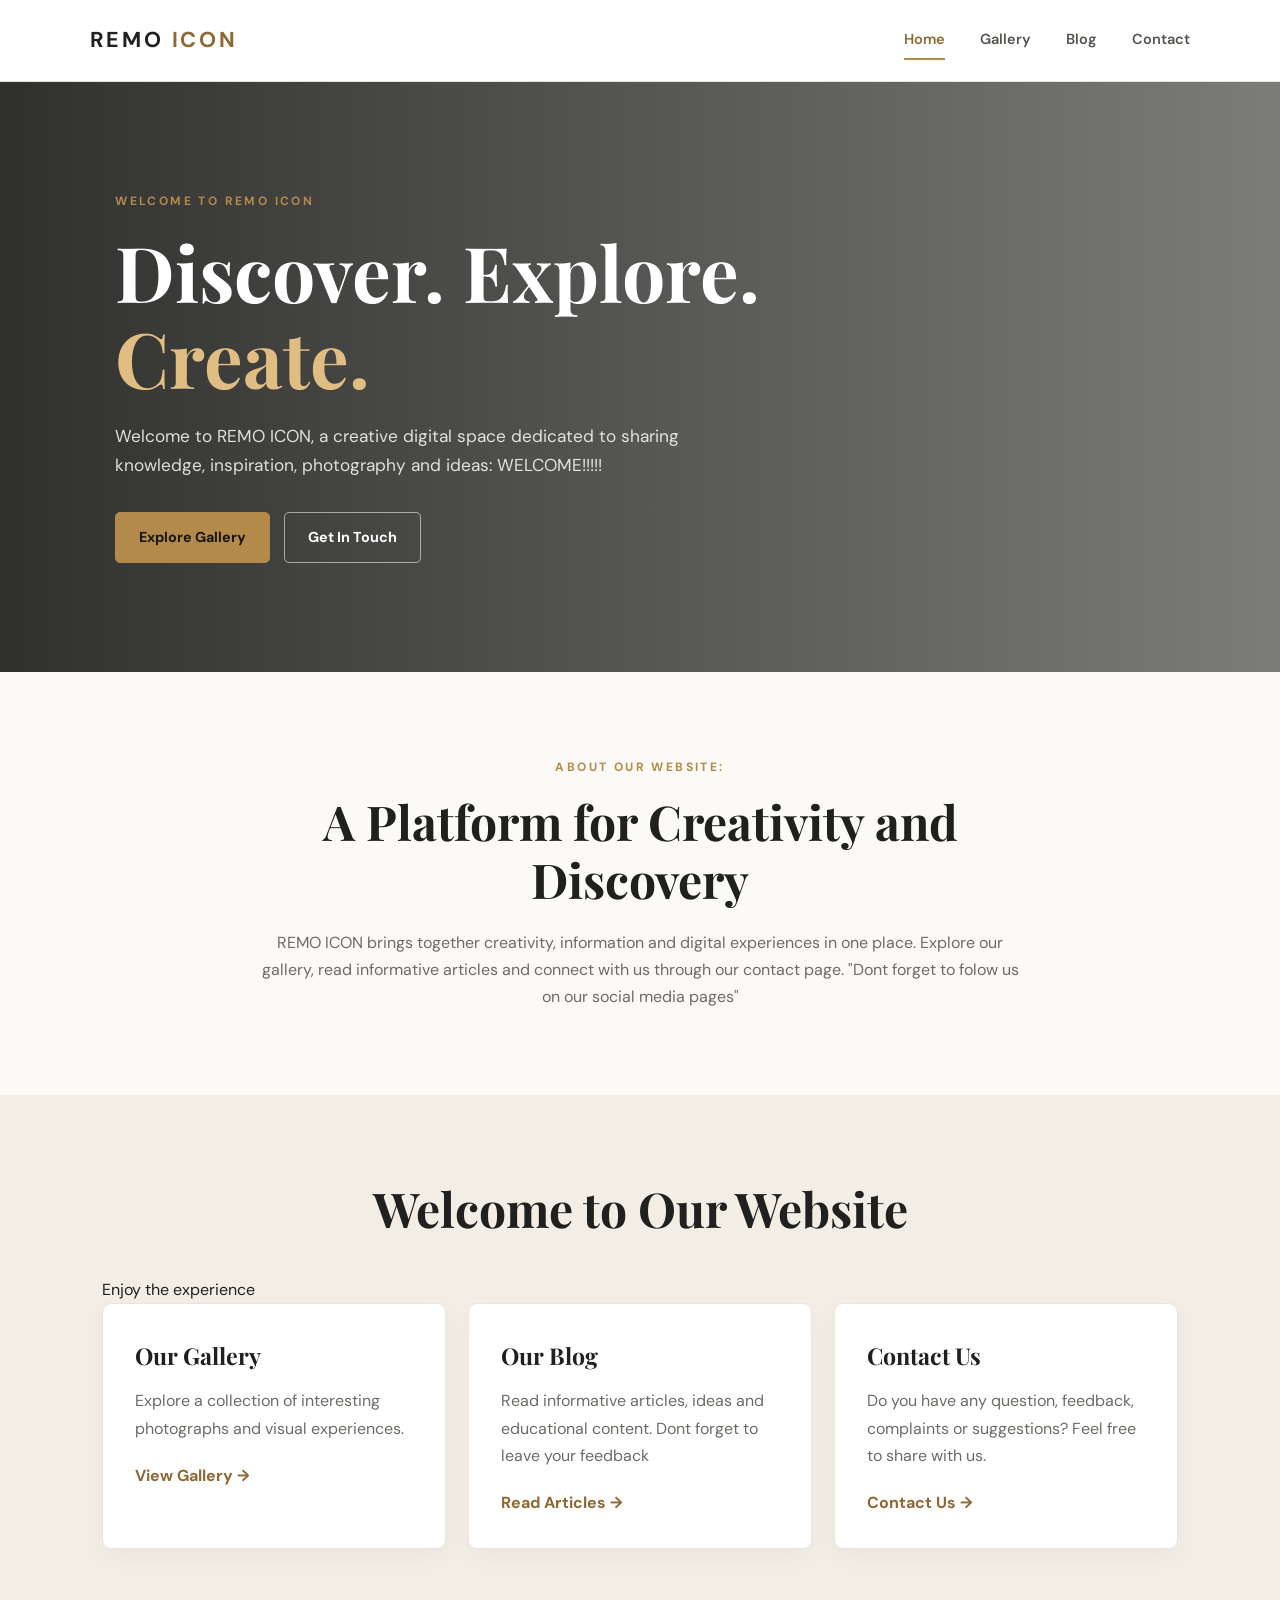
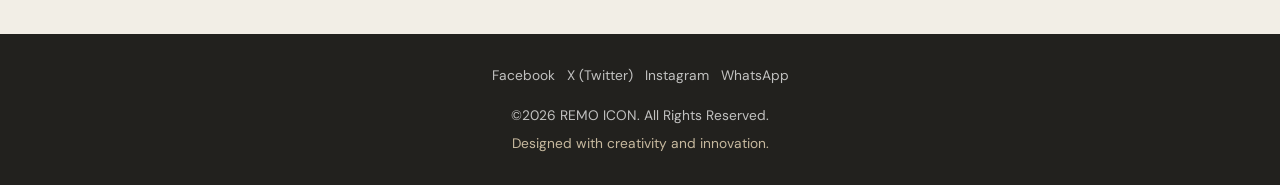
<file: index.html>
<!DOCTYPE html>
<html lang="en">
<head>
    <meta charset="UTF-8">
    <meta name="viewport" content="width=device-width, initial-scale=1.0">
    <title>REMO |ICON Home</title>
    <link rel="stylesheet" href="style.css">
    <script src="script.js" defer></script>
    <link rel="icon" type="image/svg+xml" href="favicon.svg">
</head>

<body>

<header class="site-header">
    <div class="logo">REMO <span>ICON
    </span></div>

    <nav class="navbar">
        <a href="index.html" class="active">Home</a>
        <a href="gallery.html">Gallery</a>
        <a href="blog.html">Blog</a>
        <a href="contact.html">Contact</a>
    </nav>
</header>

<main>

<section class="hero">
    <div class="hero-content">
        <p class="eyebrow">WELCOME TO REMO ICON</p>

        <h1>Discover. Explore. <span>Create.</span></h1>

        <p>
            Welcome to REMO ICON, a creative digital space
            dedicated to sharing knowledge, inspiration,
            photography and ideas:
            WELCOME!!!!!
        </p>

        <div class="hero-buttons">
            <a href="gallery.html" class="btn">Explore Gallery</a>
            <a href="contact.html" class="btn secondary">Get In Touch</a>
        </div>
    </div>
</section>

<section class="intro section">
    <p class="eyebrow">ABOUT OUR WEBSITE:</p>
    <h2>A Platform for Creativity and Discovery</h2>

    <p>
        REMO ICON brings together creativity, information
        and digital experiences in one place. Explore our
        gallery, read informative articles and connect
        with us through our contact page.
        "Dont forget to folow us on our social media pages"
    </p>
</section>

<section class="features section">
    <h2>Welcome to Our Website<h2>
        
    </h2>Enjoy the experience</h2>

    <div class="card-container">

        <div class="feature-card">
            <h3>Our Gallery</h3>
            <p>Explore a collection of interesting photographs
            and visual experiences.</p>
            <a href="gallery.html">View Gallery →</a>
        </div>

        <div class="feature-card">
            <h3>Our Blog</h3>
            <p>Read informative articles, ideas and
            educational content. Dont forget to leave your feedback</p>
            <a href="blog.html">Read Articles →</a>
        </div>

        <div class="feature-card">
            <h3>Contact Us</h3>
            <p>Do you have any question, feedback, complaints or suggestions?
                Feel free to share with us.</p>
            <a href="contact.html">Contact Us →</a>
        </div>

    </div>
</section>

</main>

<footer class="site-footer">
   
   <ul class="social-links">
    <li><a href="https://www.facebook.com/yourpage" target="_blank" rel="noopener">Facebook</a></li>
    <li><a href="https://x.com/yourpage" target="_blank" rel="noopener">X (Twitter)</a></li>
    <li><a href="https://www.instagram.com/yourpage" target="_blank" rel="noopener">Instagram</a></li>
    <li><a href="https://wa.me/254700000000" target="_blank" rel="noopener">WhatsApp</a></li> 
</ul>
     <p>&copy;2026 REMO ICON. All Rights Reserved.</p>
    <p>Designed with creativity and innovation.</p>
</footer>

</body>
</html>
</file>
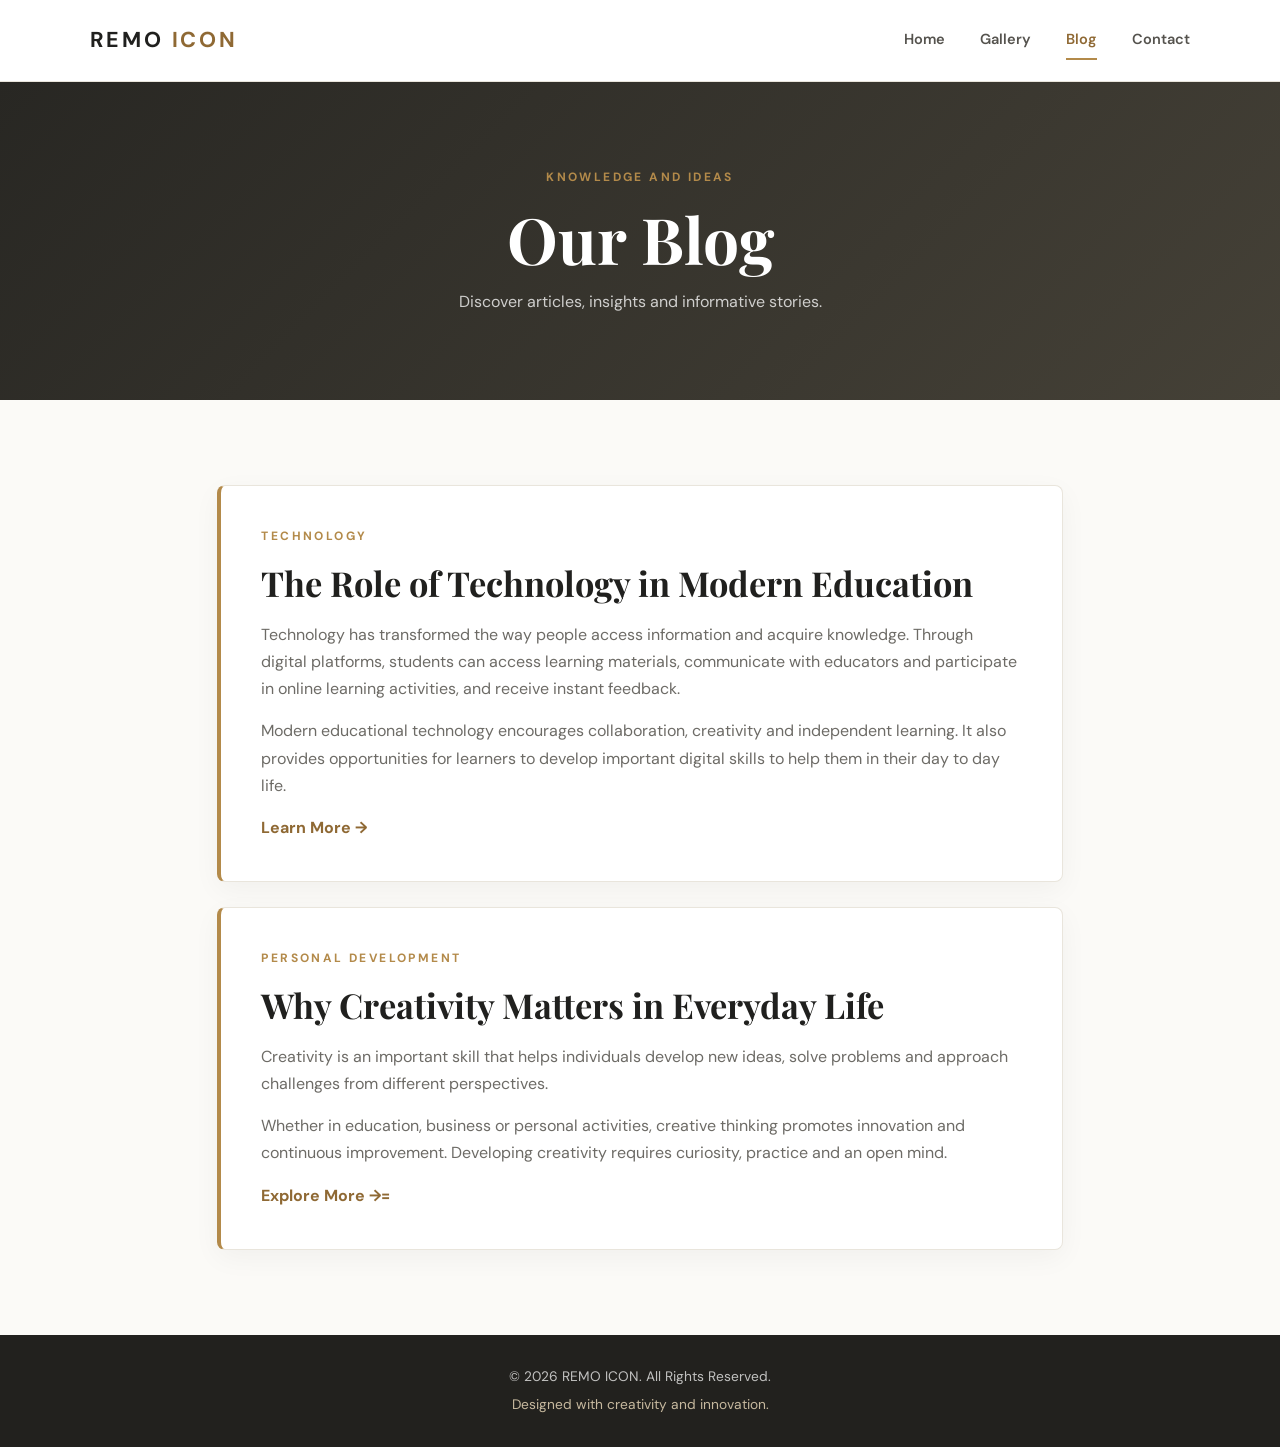
<file: blog.html>
<!DOCTYPE html>
<html lang="en">
<head>
    <meta charset="UTF-8">
    <meta name="viewport" content="width=device-width, initial-scale=1.0">
    <title>REMO ICON | Blog</title>
    <link rel="stylesheet" href="style.css">
    <script src="script.js" defer></script>
    <link rel="icon" type="image/svg+xml" href="favicon.svg">
</head>

<body>

<header class="site-header">
    <div class="logo">REMO <span>ICON</span></div>

    <nav class="navbar">
        <a href="index.html">Home</a>
        <a href="gallery.html">Gallery</a>
        <a href="blog.html" class="active">Blog</a>
        <a href="contact.html">Contact</a>
    </nav>
</header>

<main>

<section class="page-banner">
    <p class="eyebrow">KNOWLEDGE AND IDEAS</p>
    <h1>Our Blog</h1>
    <p>Discover articles, insights and informative stories.</p>
</section>

<section class="blog-section section">

    <article class="blog-card">
        <div class="blog-content">
            <p class="eyebrow">TECHNOLOGY</p>

            <h2>The Role of Technology in Modern Education</h2>

            <p>
                Technology has transformed the way people
                access information and acquire knowledge.
                Through digital platforms, students can
                access learning materials, communicate
                with educators and participate in online
                learning activities, and receive instant feedback.
            </p>

            <p>
                Modern educational technology encourages
                collaboration, creativity and independent
                learning. It also provides opportunities
                for learners to develop important digital
                skills to help them in their day to day life.
            </p>

            <a href="https://www.unesco.org/en/digital-education"
               target="_blank" rel="noopener noreferrer">
                Learn More →
            </a>
        </div>
    </article>

    <article class="blog-card">
        <div class="blog-content">
            <p class="eyebrow">PERSONAL DEVELOPMENT</p>

            <h2>Why Creativity Matters in Everyday Life</h2>

            <p>
                Creativity is an important skill that helps
                individuals develop new ideas, solve problems
                and approach challenges from different
                perspectives.
            </p>

            <p>
                Whether in education, business or personal
                activities, creative thinking promotes
                innovation and continuous improvement.
                Developing creativity requires curiosity,
                practice and an open mind.
            </p>

            <a href="https://www.unesco.org/"
               target="_blank" rel="noopener noreferrer">
                Explore More →=
            </a>
        </div>
    </article>

</section>

</main>

<footer class="site-footer">
    <p>&copy; 2026 REMO ICON. All Rights Reserved.</p>
    <p>Designed with creativity and innovation.</p>
</footer>

</body>
</html>
</file>
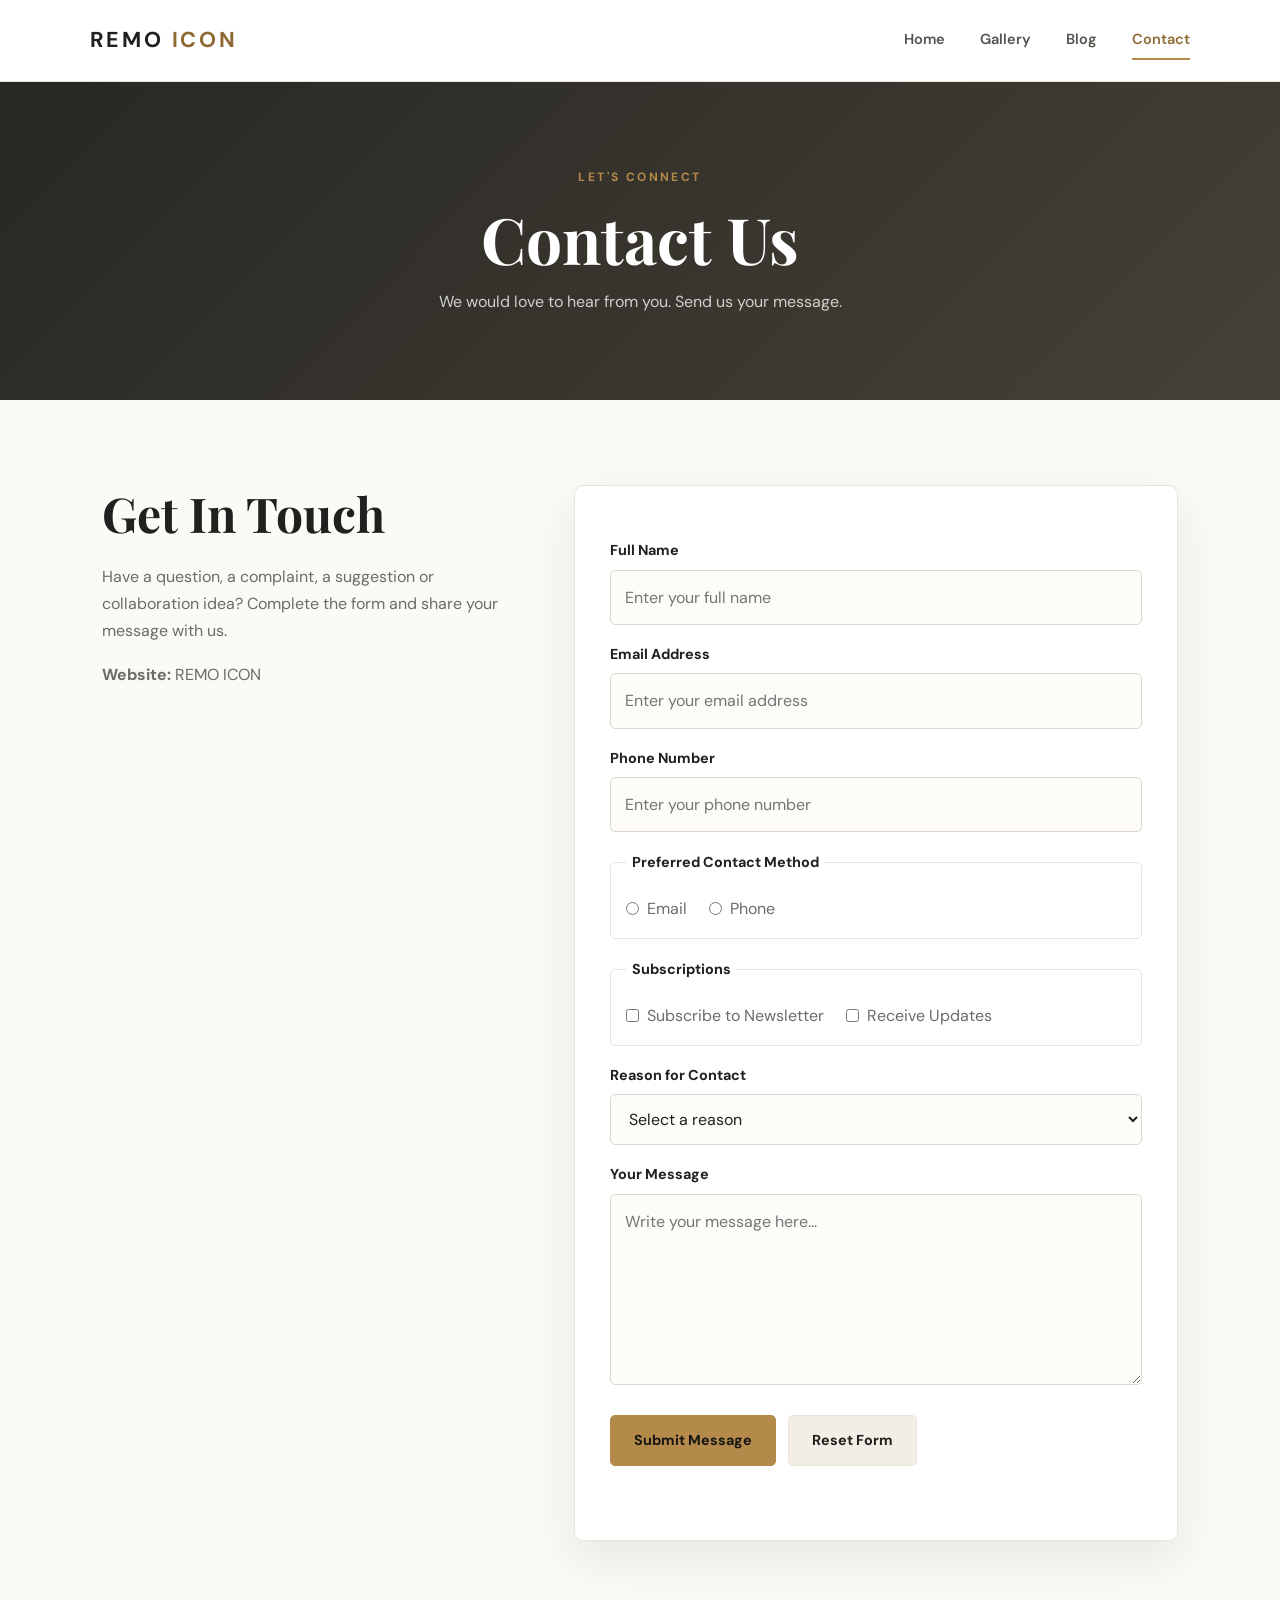
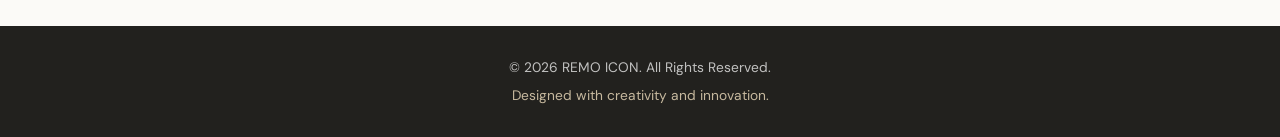
<file: contact.html>
<!DOCTYPE html>
<html lang="en">
<head>
    <meta charset="UTF-8">
    <meta name="viewport" content="width=device-width, initial-scale=1.0">
    <title>REMO ICON | Contact</title>
    <link rel="stylesheet" href="style.css">
    <script src="script.js" defer></script>
    <link rel="icon" type="image/svg+xml" href="favicon.svg">
</head>

<body>

<header class="site-header">
    <div class="logo">REMO <span>ICON</span></div>

    <nav class="navbar">
        <a href="index.html">Home</a>
        <a href="gallery.html">Gallery</a>
        <a href="blog.html">Blog</a>
        <a href="contact.html" class="active">Contact</a>
    </nav>
</header>

<main>

<section class="page-banner">
    <p class="eyebrow">LET'S CONNECT</p>
    <h1>Contact Us</h1>
    <p>We would love to hear from you. Send us your message.</p>
</section>

<section class="contact-section section">

    <div class="contact-info">
        <h2>Get In Touch</h2>

        <p>
            Have a question, a complaint, a suggestion or collaboration
            idea? Complete the form and share your message with us.
        </p>

        <p><strong>Website:</strong> REMO ICON</p>
    </div>

    <form id="contactForm" class="contact-form">

        <label for="name">Full Name</label>
        <input type="text" id="name" name="name"
               placeholder="Enter your full name" required>

        <label for="email">Email Address</label>
        <input type="email" id="email" name="email"
               placeholder="Enter your email address" required>

        <label for="phone">Phone Number</label>
        <input type="tel" id="phone" name="phone"
               placeholder="Enter your phone number">

        <fieldset>
            <legend>Preferred Contact Method</legend>

            <label>
                <input type="radio" name="contactMethod"
                       value="Email" required>
                Email
            </label>

            <label>
                <input type="radio" name="contactMethod"
                       value="Phone">
                Phone
            </label>
        </fieldset>

        <fieldset>
            <legend>Subscriptions</legend>

            <label>
                <input type="checkbox" name="newsletter">
                Subscribe to Newsletter
            </label>

            <label>
                <input type="checkbox" name="updates">
                Receive Updates
            </label>
        </fieldset>

        <label for="reason">Reason for Contact</label>

        <select id="reason" name="reason" required>
            <option value="">Select a reason</option>
            <option value="Feedback">Feedback</option>
            <option value="Support">Support</option>
            <option value="Collaboration">Collaboration</option>
        </select>

        <label for="message">Your Message</label>

        <textarea id="message" name="message"
                  rows="6"
                  placeholder="Write your message here..."
                  required></textarea>

        <div class="form-buttons">
            <button type="submit" class="btn">Submit Message</button>

            <button type="reset" class="btn secondary">
                Reset Form
            </button>
        </div>

        <p id="formMessage" role="status" aria-live="polite"></p>

    </form>

</section>

</main>

<footer class="site-footer">
    <p>&copy; 2026 REMO ICON. All Rights Reserved.</p>
    <p>Designed with creativity and innovation.</p>
</footer>

</body>
</html>
</file>
<file: style.css>
@import url('https://fonts.googleapis.com/css2?family=DM+Sans:wght@400;500;600;700&family=Playfair+Display:wght@600;700;800&display=swap');

:root {
    --ink: #20201e;
    --muted: #6d6b66;
    --paper: #fbfaf7;
    --white: #ffffff;
    --gold: #b38a4a;
    --gold-dark: #8f6934;
    --line: #e9e5dc;
    --soft: #f2eee6;
    --shadow: 0 18px 50px rgba(32,32,30,.09);
}

* {
    box-sizing: border-box;
    margin: 0;
    padding: 0;
}

html {
    scroll-behavior: smooth;
}

body {
    font-family: "DM Sans", Arial, sans-serif;
    color: var(--ink);
    background: var(--paper);
    line-height: 1.7;
}

a {
    color: inherit;
    text-decoration: none;
}

img {
    display: block;
    max-width: 100%;
}

/* HEADER */

.site-header {
    min-height: 82px;
    padding: 0 7%;
    display: flex;
    align-items: center;
    justify-content: space-between;
    gap: 28px;
    background: white;
    border-bottom: 1px solid var(--line);
    position: sticky;
    top: 0;
    z-index: 1000;
}

.logo {
    font-size: 1.35rem;
    font-weight: 700;
    letter-spacing: .13em;
}

.logo span {
    color: var(--gold-dark);
}

.navbar {
    display: flex;
    align-items: center;
    gap: 35px;
}

.navbar a {
    color: #55534e;
    font-size: .91rem;
    font-weight: 600;
    padding: 10px 0;
    position: relative;
}

.navbar a:hover,
.navbar a.active {
    color: var(--gold-dark);
}

.navbar a::after {
    content: "";
    height: 2px;
    width: 0;
    position: absolute;
    bottom: 3px;
    left: 0;
    background: var(--gold);
    transition: width .25s ease;
}

.navbar a:hover::after,
.navbar a.active::after {
    width: 100%;
}

.menu-toggle {
    display: none;
    width: 44px;
    height: 42px;
    border: 1px solid var(--line);
    border-radius: 8px;
    background: white;
    font-size: 1.35rem;
    cursor: pointer;
}

/* HOME PAGE */

.hero {
    min-height: 590px;
    padding: 100px 9%;
    display: flex;
    align-items: center;
    background:
        linear-gradient(90deg, rgba(20,20,18,.88), rgba(20,20,18,.55)),
        url("https://images.unsplash.com/photo-1470252649378-9c29740c9fa8?auto=format&fit=crop&w=2000&q=85") center/cover;
    color: white;
}

.hero-content {
    max-width: 720px;
}

.eyebrow {
    color: var(--gold);
    font-size: .75rem;
    font-weight: 700;
    letter-spacing: .2em;
    text-transform: uppercase;
    margin-bottom: 16px;
}

.hero h1,
.page-banner h1 {
    font-family: "Playfair Display", Georgia, serif;
    font-weight: 700;
    line-height: 1.12;
}

.hero h1 {
    font-size: clamp(2.8rem, 6vw, 5.4rem);
    margin-bottom: 22px;
}

.hero h1 span {
    color: #dfbd83;
}

.hero-content > p:not(.eyebrow) {
    max-width: 590px;
    color: rgba(255,255,255,.83);
    font-size: 1.08rem;
}

.hero-buttons {
    display: flex;
    flex-wrap: wrap;
    gap: 14px;
    margin-top: 32px;
}

/* BUTTONS */

.btn {
    display: inline-flex;
    justify-content: center;
    align-items: center;
    min-height: 48px;
    padding: 12px 23px;
    border: 1px solid var(--gold);
    border-radius: 5px;
    background: var(--gold);
    color: #171613;
    font: inherit;
    font-size: .9rem;
    font-weight: 700;
    cursor: pointer;
    transition: .2s ease;
}

.btn:hover {
    background: #c49b5b;
    transform: translateY(-2px);
    box-shadow: 0 9px 22px rgba(179,138,74,.22);
}

.btn.secondary {
    color: white;
    background: transparent;
    border-color: rgba(255,255,255,.55);
}

.btn.secondary:hover {
    background: rgba(255,255,255,.12);
}

/* GENERAL SECTIONS */

.section {
    padding: 85px 8%;
}

.intro {
    max-width: 1000px;
    margin: auto;
    text-align: center;
}

.section h2,
.contact-info h2 {
    font-family: "Playfair Display", Georgia, serif;
    font-size: clamp(2rem, 4vw, 3rem);
    line-height: 1.2;
    margin-bottom: 20px;
}

.intro > p:last-child {
    max-width: 760px;
    margin: auto;
    color: var(--muted);
}

/* FEATURE CARDS */

.features {
    background: var(--soft);
}

.features > h2 {
    text-align: center;
    margin-bottom: 38px;
}

.card-container {
    display: grid;
    grid-template-columns: repeat(3, 1fr);
    gap: 22px;
}

.feature-card {
    background: white;
    padding: 32px;
    border: 1px solid var(--line);
    border-radius: 9px;
    box-shadow: 0 8px 24px rgba(32,32,30,.035);
    transition: .25s ease;
}

.feature-card:hover {
    transform: translateY(-6px);
    box-shadow: var(--shadow);
}

.feature-card h3 {
    font-family: "Playfair Display", Georgia, serif;
    font-size: 1.45rem;
    margin-bottom: 12px;
}

.feature-card p {
    color: var(--muted);
    margin-bottom: 20px;
}

.feature-card a,
.blog-content a {
    color: var(--gold-dark);
    font-weight: 700;
}

/* PAGE BANNERS */

.page-banner {
    padding: 85px 22px;
    text-align: center;
    background: linear-gradient(135deg, #282723, #454137);
    color: white;
}

.page-banner h1 {
    font-size: clamp(2.6rem, 5vw, 4.2rem);
    margin-bottom: 13px;
}

.page-banner > p:last-child {
    color: rgba(255,255,255,.76);
}

/* GALLERY */

.gallery-section {
    background: var(--paper);
}

.gallery-grid {
    display: grid;
    grid-template-columns: repeat(3, 1fr);
    gap: 22px;
}

.gallery-item {
    overflow: hidden;
    background: white;
    border-radius: 8px;
    box-shadow: 0 8px 25px rgba(32,32,30,.07);
}

.gallery-item img {
    width: 100%;
    height: 260px;
    object-fit: cover;
    transition: transform .45s ease;
}

.gallery-item:hover img {
    transform: scale(1.06);
}

.gallery-item figcaption {
    padding: 16px 18px;
    font-weight: 700;
}

/* BLOG */

.blog-section {
    max-width: 1050px;
    margin: auto;
    display: grid;
    gap: 25px;
}

.blog-card {
    padding: 40px;
    background: white;
    border: 1px solid var(--line);
    border-left: 4px solid var(--gold);
    border-radius: 8px;
    box-shadow: 0 8px 28px rgba(32,32,30,.045);
}

.blog-content h2 {
    font-family: "Playfair Display", Georgia, serif;
    font-size: clamp(1.5rem, 3vw, 2.15rem);
    margin-bottom: 17px;
}

.blog-content p:not(.eyebrow) {
    color: var(--muted);
    margin-bottom: 15px;
}

/* CONTACT FORM */

.contact-section {
    display: grid;
    grid-template-columns: .8fr 1.2fr;
    gap: 70px;
    align-items: start;
}

.contact-info p {
    color: var(--muted);
    margin-bottom: 17px;
}

.contact-form {
    padding: 35px;
    background: white;
    border: 1px solid var(--line);
    border-radius: 9px;
    box-shadow: var(--shadow);
}

.contact-form > label,
.contact-form legend {
    display: block;
    font-weight: 700;
    font-size: .9rem;
    margin: 17px 0 7px;
}

.contact-form input:not([type="radio"]):not([type="checkbox"]),
.contact-form select,
.contact-form textarea {
    width: 100%;
    padding: 13px 14px;
    border: 1px solid #dcd8cf;
    border-radius: 5px;
    background: #fdfcf9;
    color: var(--ink);
    font: inherit;
    outline: none;
}

.contact-form input:focus,
.contact-form select:focus,
.contact-form textarea:focus {
    border-color: var(--gold);
    box-shadow: 0 0 0 3px rgba(179,138,74,.13);
}

.contact-form textarea {
    resize: vertical;
    min-height: 130px;
}

.contact-form fieldset {
    border: 1px solid var(--line);
    border-radius: 5px;
    padding: 12px 15px 15px;
    margin-top: 18px;
}

.contact-form fieldset legend {
    padding: 0 6px;
    margin: 0;
}

.contact-form fieldset label {
    display: inline-flex;
    align-items: center;
    gap: 8px;
    margin: 8px 18px 0 0;
    color: var(--muted);
}

.contact-form input[type="radio"],
.contact-form input[type="checkbox"] {
    accent-color: var(--gold-dark);
}

.form-buttons {
    display: flex;
    flex-wrap: wrap;
    gap: 12px;
    margin-top: 22px;
}

.contact-form .btn.secondary {
    color: var(--ink);
    border-color: var(--line);
    background: var(--soft);
}

#formMessage {
    min-height: 24px;
    margin-top: 15px;
    font-weight: 600;
    color: #386b45;
}

/* FOOTER */

.site-footer {
    padding: 30px 20px;
    background: #22211e;
    color: rgba(255,255,255,.72);
    text-align: center;
    font-size: .86rem;
}.social-links {
    display: flex;
    flex-wrap: wrap;
    justify-content: center;
    gap: 12px;
    margin: 0 0 16px;
    padding: 0;
    list-style: none;
}

.site-footer p + p {
    margin-top: 5px;
    color: #c7b99f;
}

/* TABLET */

@media (max-width: 900px) {
    .card-container,
    .gallery-grid {
        grid-template-columns: repeat(2, 1fr);
    }

    .contact-section {
        grid-template-columns: 1fr;
    }
}

/* MOBILE */

@media (max-width: 680px) {
    .site-header {
        min-height: 72px;
        padding: 0 20px;
    }

    .menu-toggle {
        display: inline-flex;
        align-items: center;
        justify-content: center;
    }

    .navbar {
        display: none;
        position: absolute;
        top: 71px;
        left: 0;
        right: 0;
        padding: 15px 22px 22px;
        flex-direction: column;
        align-items: stretch;
        gap: 4px;
        background: white;
        border-bottom: 1px solid var(--line);
        box-shadow: 0 15px 25px rgba(0,0,0,.08);
    }

    .navbar.open {
        display: flex;
    }

    .navbar a {
        padding: 11px 4px;
    }

    .hero {
        min-height: 530px;
        padding: 75px 24px;
    }

    .hero h1 {
        font-size: clamp(2.6rem, 12vw, 4rem);
    }

    .section {
        padding: 62px 22px;
    }

    .card-container,
    .gallery-grid {
        grid-template-columns: 1fr;
    }

    .gallery-item img {
        height: 250px;
    }

    .page-banner {
        padding: 65px 20px;
    }

    .blog-card,
    .contact-form {
        padding: 23px;
    }

    .form-buttons .btn {
        width: 100%;
    }
}

/* ACCESSIBILITY */

@media (prefers-reduced-motion: reduce) {
    *,
    *::before,
    *::after {
        scroll-behavior: auto !important;
        transition-duration: .01ms !important;
    }
}
</file>
